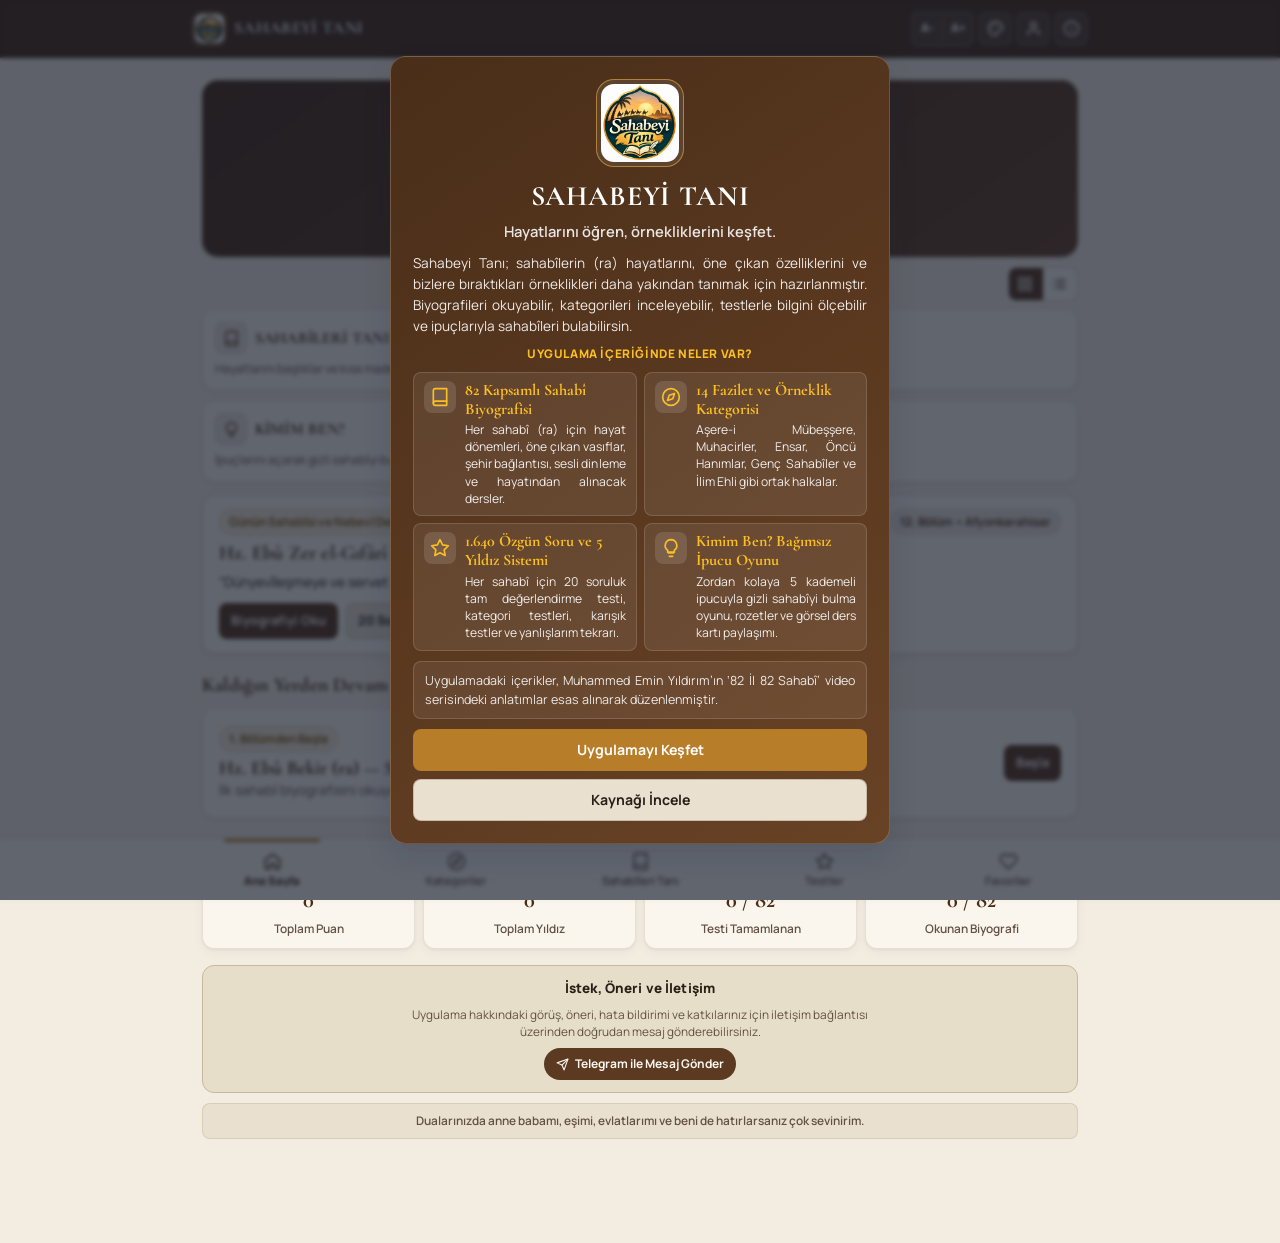
<file: index.html>
<!DOCTYPE html>
<html lang="tr" data-theme="sepia">
<head>
  <meta charset="UTF-8">
  <meta name="viewport" content="width=device-width, initial-scale=1.0, viewport-fit=cover">
  <meta name="theme-color" content="#4A2E19">
  <meta http-equiv="Cache-Control" content="no-cache, no-store, must-revalidate">
  <meta http-equiv="Pragma" content="no-cache">
  <meta http-equiv="Expires" content="0">
  <meta name="description" content="SAHABEYİ TANI — Hayatlarını öğren, örnekliklerini keşfet. 82 kutlu hayat, nice güzel örneklik.">
  <meta name="apple-mobile-web-app-capable" content="yes">
  <meta name="apple-mobile-web-app-status-bar-style" content="black-translucent">
  <meta name="apple-mobile-web-app-title" content="Sahabeyi Tanı">

  <!-- OpenGraph / Telegram & WhatsApp Link Önizleme Etiketleri -->
  <meta property="og:type" content="website">
  <meta property="og:title" content="SAHABEYİ TANI — Hayatlarını öğren, örnekliklerini keşfet">
  <meta property="og:description" content="82 kutlu hayat, nice güzel örneklik. Kapsamlı sahabî biyografileri, 14 kategori, 1.640 özgün test sorusu ve Kimim Ben ipucu oyunu.">
  <meta property="og:image" content="./assets/icons/icon-512.png?v=1.3">
  <meta name="twitter:card" content="summary_large_image">
  <meta name="twitter:title" content="SAHABEYİ TANI — 82 Kutlu Hayat">
  <meta name="twitter:description" content="Hayatlarını öğren, örnekliklerini keşfet.">
  <meta name="twitter:image" content="./assets/icons/icon-512.png?v=1.3">

  <title>SAHABEYİ TANI — Hayatlarını öğren, örnekliklerini keşfet</title>

  <!-- Google Fonts: Cormorant Garamond (Başlıklar) & Manrope (Menüler, Açıklamalar, Sorular) -->
  <link rel="preconnect" href="https://fonts.googleapis.com">
  <link rel="preconnect" href="https://fonts.gstatic.com" crossorigin>
  <link href="https://fonts.googleapis.com/css2?family=Cormorant+Garamond:ital,wght@0,600;0,700;1,600&family=Manrope:wght@400;500;600;700;800&display=swap" rel="stylesheet">

  <link rel="manifest" href="./manifest.webmanifest?v=1.3">
  <link rel="icon" type="image/png" sizes="192x192" href="./assets/icons/icon-192.png?v=1.3">
  <link rel="apple-touch-icon" sizes="192x192" href="./assets/icons/icon-192.png?v=1.3">

  <link rel="stylesheet" href="./css/variables.css?v=1.3">
  <link rel="stylesheet" href="./css/reset.css?v=1.3">
  <link rel="stylesheet" href="./css/themes.css?v=1.3">
  <link rel="stylesheet" href="./css/main.css?v=1.3">
  <link rel="stylesheet" href="./css/components.css?v=1.3">
  <link rel="stylesheet" href="./css/pages.css?v=1.3">
  <link rel="stylesheet" href="./css/responsive.css?v=1.3">
</head>
<body>
  <div id="app" class="app-shell">
    <header id="app-header" class="app-header" role="banner"></header>
    <main id="app-main" class="app-main" role="main" tabindex="-1"></main>
    <nav id="app-bottom-nav" class="bottom-nav" role="navigation" aria-label="Ana Menü"></nav>
  </div>
  <div id="modal-root" aria-live="polite"></div>
  <div id="toast-root" class="toast-container" aria-live="assertive"></div>
  <script type="module" src="./js/app.js?v=1.3"></script>
</body>
</html>
</file>
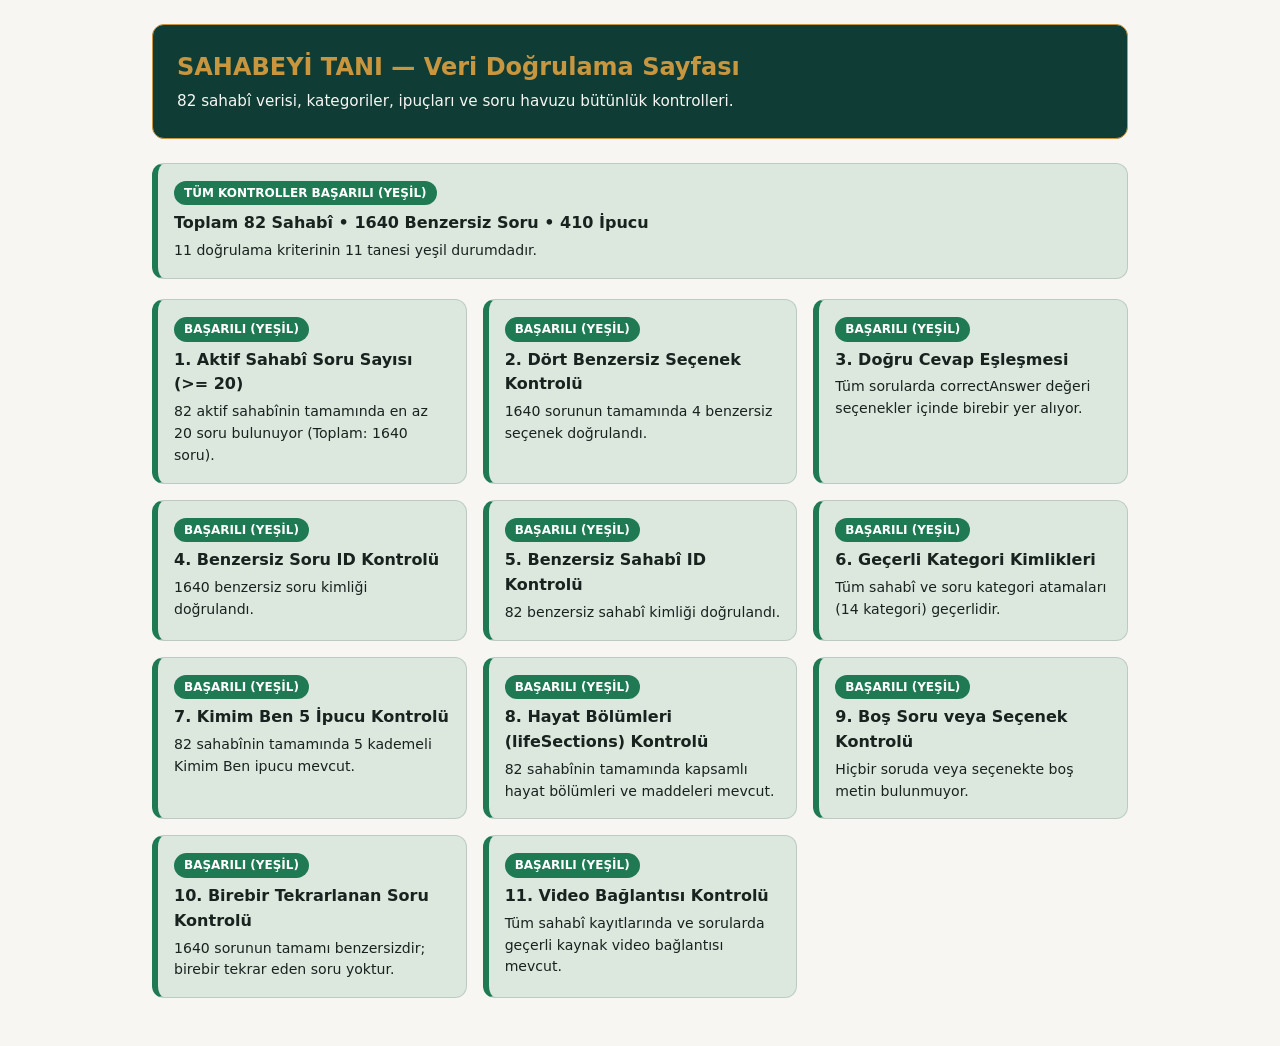
<file: scripts/validate-data.html>
<!DOCTYPE html>
<html lang="tr">
<head>
  <meta charset="UTF-8">
  <meta name="viewport" content="width=device-width, initial-scale=1.0">
  <title>Veri Doğrulama Paneli — SAHABEYİ TANI</title>
  <link rel="stylesheet" href="../css/variables.css">
  <link rel="stylesheet" href="../css/reset.css">
  <style>
    body {
      background-color: var(--color-off-white);
      color: var(--color-text-primary);
      padding: 1.5rem;
      max-width: 1024px;
      margin: 0 auto;
    }
    .val-header {
      background-color: var(--color-deep-emerald);
      color: var(--color-off-white);
      padding: 1.5rem;
      border-radius: var(--radius-md);
      margin-bottom: 1.5rem;
      border: 1px solid var(--color-gold);
    }
    .val-grid {
      display: grid;
      grid-template-columns: repeat(auto-fit, minmax(280px, 1fr));
      gap: 1rem;
      margin-bottom: 1.5rem;
    }
    .val-card {
      background: #FFFFFF;
      border: 1px solid rgba(6, 47, 42, 0.15);
      border-radius: var(--radius-md);
      padding: 1rem;
      border-left: 6px solid #ccc;
    }
    .val-card.pass {
      border-left-color: var(--color-success);
      background-color: var(--color-success-bg);
    }
    .val-card.warn {
      border-left-color: var(--color-warning);
      background-color: var(--color-warning-bg);
    }
    .val-card.fail {
      border-left-color: var(--color-error);
      background-color: var(--color-error-bg);
    }
    .status-pill {
      display: inline-block;
      padding: 3px 10px;
      border-radius: 999px;
      font-size: 0.75rem;
      font-weight: 800;
      text-transform: uppercase;
      margin-bottom: 6px;
    }
    .pass .status-pill { background: var(--color-success); color: #fff; }
    .warn .status-pill { background: var(--color-warning); color: #fff; }
    .fail .status-pill { background: var(--color-error); color: #fff; }
    .val-title { font-weight: 800; font-size: 1rem; margin-bottom: 4px; }
    .val-detail { font-size: 0.88rem; color: var(--color-text-primary); }
  </style>
</head>
<body>
  <header class="val-header">
    <h1 style="color:var(--color-gold);font-size:1.5rem;">SAHABEYİ TANI — Veri Doğrulama Sayfası</h1>
    <p style="margin-top:4px;font-size:0.95rem;">82 sahabî verisi, kategoriler, ipuçları ve soru havuzu bütünlük kontrolleri.</p>
  </header>

  <div id="summary-banner" style="margin-bottom:1.25rem;"></div>
  <div id="checks-grid" class="val-grid"></div>
  <div id="issues-log"></div>

  <script type="module">
    import CATEGORIES from "../data/categories.js";
    import SAHABIS from "../data/sahabis-index.js";

    const validCategoryIds = new Set(CATEGORIES.map(c => c.id));
    const activeSahabis = SAHABIS.filter(s => s && s.active);

    // 1. Her aktif sahabîde en az 20 soru var mı?
    const under20Sahabis = activeSahabis.filter(s => !Array.isArray(s.questions) || s.questions.length < 20);

    // 2. Her soruda dört benzersiz seçenek var mı?
    const invalidOptionCountQuestions = [];
    // 3. Doğru cevap seçenekler içinde bulunuyor mu?
    const missingCorrectOptionQuestions = [];
    // 4. Soru ID değerleri benzersiz mi?
    const questionIds = new Set();
    const duplicateQuestionIds = [];
    // 5. Sahabî ID değerleri benzersiz mi?
    const sahabiIds = new Set();
    const duplicateSahabiIds = [];
    // 6. Kategori kimlikleri geçerli mi?
    const invalidCategoryRefs = [];
    // 7. Her Kimim Ben kaydında 5 ipucu var mı?
    const invalidWhoAmISahabis = [];
    // 8. Her sahabîde en az bir hayat bölümü var mı?
    const missingLifeSectionsSahabis = [];
    // 9. Boş soru veya seçenek var mı?
    const emptyTextIssues = [];
    // 10. Birebir tekrarlanan sorular var mı?
    const questionTexts = new Set();
    const duplicateQuestionTexts = [];
    // 11. Video bağlantısı var mı?
    const missingVideoSahabis = [];

    let totalQuestionsCount = 0;

    for (const s of SAHABIS) {
      if (sahabiIds.has(s.id)) {
        duplicateSahabiIds.push(s.id);
      }
      sahabiIds.add(s.id);

      if (!Array.isArray(s.categories) || s.categories.length === 0) {
        invalidCategoryRefs.push(`${s.id}: kategori boş`);
      } else {
        for (const cid of s.categories) {
          if (!validCategoryIds.has(cid)) {
            invalidCategoryRefs.push(`${s.id}: geçersiz kategori '${cid}'`);
          }
        }
      }

      if (!s.whoAmI || !Array.isArray(s.whoAmI.hints) || s.whoAmI.hints.length < 5 || s.whoAmI.hints.some(h => !String(h || "").trim())) {
        invalidWhoAmISahabis.push(s.id);
      }

      if (!Array.isArray(s.lifeSections) || s.lifeSections.length === 0 || s.lifeSections.some(sec => !Array.isArray(sec.items) || sec.items.length === 0)) {
        missingLifeSectionsSahabis.push(s.id);
      }

      if (!s.video || !String(s.video.url || "").trim() || !String(s.video.videoId || "").trim()) {
        missingVideoSahabis.push(s.id);
      }

      for (const q of (s.questions || [])) {
        totalQuestionsCount += 1;

        if (!q.id || questionIds.has(q.id)) {
          duplicateQuestionIds.push(q.id || s.id);
        }
        questionIds.add(q.id);

        const qText = String(q.question || "").trim();
        if (!qText) {
          emptyTextIssues.push(`${q.id}: boş soru metni`);
        } else {
          if (questionTexts.has(qText)) {
            duplicateQuestionTexts.push(`${q.id}: ${qText}`);
          }
          questionTexts.add(qText);
        }

        if (!Array.isArray(q.options) || q.options.length !== 4) {
          invalidOptionCountQuestions.push(`${q.id}: seçenek sayısı ${q.options?.length}`);
        } else {
          const trimmedOpts = q.options.map(o => String(o || "").trim());
          if (trimmedOpts.some(o => !o)) {
            emptyTextIssues.push(`${q.id}: boş seçenek mevcut`);
          }
          const uniqueOpts = new Set(trimmedOpts);
          if (uniqueOpts.size !== 4) {
            invalidOptionCountQuestions.push(`${q.id}: mükerrer seçenek mevcut`);
          }
          if (!trimmedOpts.includes(String(q.correctAnswer || "").trim())) {
            missingCorrectOptionQuestions.push(`${q.id}: doğru cevap seçeneklerde yok`);
          }
        }

        if (!Array.isArray(q.categories) || q.categories.some(cid => !validCategoryIds.has(cid))) {
          invalidCategoryRefs.push(`${q.id}: geçersiz soru kategorisi`);
        }

        if (!String(q.videoUrl || "").trim()) {
          missingVideoSahabis.push(`${q.id}: soru videoUrl eksik`);
        }
      }
    }

    const checks = [
      {
        title: "1. Aktif Sahabî Soru Sayısı (>= 20)",
        status: under20Sahabis.length === 0 ? "pass" : "fail",
        detail: under20Sahabis.length === 0
          ? `${activeSahabis.length} aktif sahabînin tamamında en az 20 soru bulunuyor (Toplam: ${totalQuestionsCount} soru).`
          : `${under20Sahabis.length} sahabîde 20'den az soru var.`
      },
      {
        title: "2. Dört Benzersiz Seçenek Kontrolü",
        status: invalidOptionCountQuestions.length === 0 ? "pass" : "fail",
        detail: invalidOptionCountQuestions.length === 0
          ? `${totalQuestionsCount} sorunun tamamında 4 benzersiz seçenek doğrulandı.`
          : `${invalidOptionCountQuestions.length} soruda seçenek hatası bulundu.`
      },
      {
        title: "3. Doğru Cevap Eşleşmesi",
        status: missingCorrectOptionQuestions.length === 0 ? "pass" : "fail",
        detail: missingCorrectOptionQuestions.length === 0
          ? "Tüm sorularda correctAnswer değeri seçenekler içinde birebir yer alıyor."
          : `${missingCorrectOptionQuestions.length} soruda doğru cevap seçeneklerle eşleşmiyor.`
      },
      {
        title: "4. Benzersiz Soru ID Kontrolü",
        status: duplicateQuestionIds.length === 0 ? "pass" : "fail",
        detail: duplicateQuestionIds.length === 0
          ? `${questionIds.size} benzersiz soru kimliği doğrulandı.`
          : `${duplicateQuestionIds.length} mükerrer soru ID tespit edildi.`
      },
      {
        title: "5. Benzersiz Sahabî ID Kontrolü",
        status: duplicateSahabiIds.length === 0 ? "pass" : "fail",
        detail: duplicateSahabiIds.length === 0
          ? `${sahabiIds.size} benzersiz sahabî kimliği doğrulandı.`
          : `${duplicateSahabiIds.length} mükerrer sahabî ID tespit edildi.`
      },
      {
        title: "6. Geçerli Kategori Kimlikleri",
        status: invalidCategoryRefs.length === 0 ? "pass" : "fail",
        detail: invalidCategoryRefs.length === 0
          ? `Tüm sahabî ve soru kategori atamaları (${CATEGORIES.length} kategori) geçerlidir.`
          : `${invalidCategoryRefs.length} geçersiz kategori referansı bulundu.`
      },
      {
        title: "7. Kimim Ben 5 İpucu Kontrolü",
        status: invalidWhoAmISahabis.length === 0 ? "pass" : "fail",
        detail: invalidWhoAmISahabis.length === 0
          ? `${SAHABIS.length} sahabînin tamamında 5 kademeli Kimim Ben ipucu mevcut.`
          : `${invalidWhoAmISahabis.length} kayıtta ipucu eksik.`
      },
      {
        title: "8. Hayat Bölümleri (lifeSections) Kontrolü",
        status: missingLifeSectionsSahabis.length === 0 ? "pass" : "fail",
        detail: missingLifeSectionsSahabis.length === 0
          ? `${SAHABIS.length} sahabînin tamamında kapsamlı hayat bölümleri ve maddeleri mevcut.`
          : `${missingLifeSectionsSahabis.length} sahabîde hayat bölümü eksik.`
      },
      {
        title: "9. Boş Soru veya Seçenek Kontrolü",
        status: emptyTextIssues.length === 0 ? "pass" : "fail",
        detail: emptyTextIssues.length === 0
          ? "Hiçbir soruda veya seçenekte boş metin bulunmuyor."
          : `${emptyTextIssues.length} boş soru/seçenek tespit edildi.`
      },
      {
        title: "10. Birebir Tekrarlanan Soru Kontrolü",
        status: duplicateQuestionTexts.length === 0 ? "pass" : "warn",
        detail: duplicateQuestionTexts.length === 0
          ? `${questionTexts.size} sorunun tamamı benzersizdir; birebir tekrar eden soru yoktur.`
          : `${duplicateQuestionTexts.length} tekrar eden soru metni bulundu.`
      },
      {
        title: "11. Video Bağlantısı Kontrolü",
        status: missingVideoSahabis.length === 0 ? "pass" : "fail",
        detail: missingVideoSahabis.length === 0
          ? "Tüm sahabî kayıtlarında ve sorularda geçerli kaynak video bağlantısı mevcut."
          : `${missingVideoSahabis.length} kayıtta video bağlantısı eksik.`
      }
    ];

    const allPassed = checks.every(c => c.status === "pass");
    const bannerEl = document.getElementById("summary-banner");
    bannerEl.innerHTML = `
      <div class="val-card ${allPassed ? "pass" : "fail"}">
        <span class="status-pill">${allPassed ? "TÜM KONTROLLER BAŞARILI (YEŞİL)" : "KONTROL UYARISI MEVCUT"}</span>
        <div class="val-title">Toplam ${SAHABIS.length} Sahabî • ${totalQuestionsCount} Benzersiz Soru • ${SAHABIS.length * 5} İpucu</div>
        <div class="val-detail">11 doğrulama kriterinin ${checks.filter(c => c.status === "pass").length} tanesi yeşil durumdadır.</div>
      </div>
    `;

    const gridEl = document.getElementById("checks-grid");
    gridEl.innerHTML = checks.map(c => `
      <div class="val-card ${c.status}">
        <span class="status-pill">${c.status === "pass" ? "BAŞARILI (YEŞİL)" : c.status === "warn" ? "UYARI (SARI)" : "HATA (KIRMIZI)"}</span>
        <div class="val-title">${c.title}</div>
        <div class="val-detail">${c.detail}</div>
      </div>
    `).join("");
  </script>
</body>
</html>
</file>
<file: css/variables.css>
:root {
  /* Profesyonel Renk Sistemi */
  --color-deep-emerald: #0F3D35;
  --color-dark-emerald: #165247;
  --color-gold: #C8963E;
  --color-dark-gold: #9A6D1F;
  --color-off-white: #F7F6F2;
  --color-parchment: #EFECE6;
  --color-text-primary: #18221F;
  --color-text-secondary: #5A6561;
  --color-success: #1F7A54;
  --color-error: #B9382C;
  --color-warning: #B86B19;

  --color-success-bg: rgba(31, 122, 84, 0.12);
  --color-error-bg: rgba(185, 56, 44, 0.12);
  --color-warning-bg: rgba(184, 107, 25, 0.14);
  --color-gold-soft: rgba(200, 150, 62, 0.14);

  /* Tipografi */
  --font-heading: "Cormorant Garamond", Georgia, "Times New Roman", serif;
  --font-sans: "Manrope", system-ui, -apple-system, BlinkMacSystemFont, "Segoe UI", Roboto, sans-serif;
  --font-arabic: "Traditional Arabic", "Amiri", "Scheherazade New", Georgia, serif;
  --bio-font-scale: 1;

  /* Boşluk Ölçeği */
  --space-xs: 0.375rem;
  --space-sm: 0.625rem;
  --space-md: 1rem;
  --space-lg: 1.375rem;
  --space-xl: 1.875rem;
  --space-2xl: 2.5rem;

  /* Köşe Yuvarlaklığı */
  --radius-sm: 8px;
  --radius-md: 12px;
  --radius-lg: 16px;
  --radius-pill: 999px;

  /* Profesyonel Yumuşak Gölgeler */
  --shadow-sm: 0 1px 2px rgba(15, 23, 42, 0.04), 0 2px 6px rgba(15, 23, 42, 0.03);
  --shadow-md: 0 4px 12px rgba(15, 23, 42, 0.06), 0 1px 3px rgba(15, 23, 42, 0.04);
  --shadow-lg: 0 12px 28px rgba(15, 23, 42, 0.12);

  /* Boyutlar ve Safe Area */
  --header-height: 58px;
  --bottom-nav-height: 62px;
  --safe-area-top: env(safe-area-inset-top, 0px);
  --safe-area-bottom: env(safe-area-inset-bottom, 0px);
  --container-max: 920px;
  --touch-target: 42px;
}
</file>
<file: css/themes.css>
/* 1. Kitap Kağıdı / Sepya (Varsayılan Sıcak Okuma Modu) */
:root,
[data-theme="sepia"] {
  --color-deep-emerald: #5C3A21;
  --color-dark-emerald: #754B2B;
  --color-gold: #B87D28;
  --color-dark-gold: #8A5A14;
  --color-off-white: #FAF6EE;
  --color-parchment: #EAE0CF;
  --color-text-primary: #2A1F17;
  --color-text-secondary: #635143;
  --bg-body: #F3ECE0;
  --bg-surface: #FAF6EE;
  --bg-surface-alt: #EAE0CF;
  --bg-header: #4A2E19;
  --bg-hero: linear-gradient(145deg, #4A2E19 0%, #684225 100%);
  --bg-bottom-nav: #FAF6EE;
  --text-main: #2A1F17;
  --text-muted: #635143;
  --text-on-emerald: #FAF6EE;
  --heading-color: #4A2E19;
  --border-color: rgba(92, 58, 33, 0.12);
  --border-strong: rgba(92, 58, 33, 0.22);
  --icon-box-bg: rgba(92, 58, 33, 0.09);
  --icon-box-color: #5C3A21;
  --accent-gold: #8A5A14;
  --accent-gold-bright: #D49B42;
  --btn-primary-bg: #5C3A21;
  --btn-primary-hover: #754B2B;
  --btn-primary-text: #FAF6EE;
  --btn-secondary-bg: #EAE0CF;
  --btn-secondary-text: #2A1F17;
  --chip-bg: #EAE0CF;
  --chip-text: #4A2E19;
  --contact-bg: #E6DEC8;
  --contact-border: #C8B99E;
  --contact-text: #2A1F17;
  --card-shadow: 0 1px 3px rgba(42, 31, 23, 0.05), 0 4px 12px rgba(42, 31, 23, 0.04);
}

/* 2. Fildişi & Zümrüt (Ferah Klasik Görünüm) */
[data-theme="light"] {
  --color-deep-emerald: #0F3D35;
  --color-dark-emerald: #165247;
  --color-gold: #C8963E;
  --color-dark-gold: #9A6D1F;
  --color-off-white: #F7F6F2;
  --color-parchment: #EFECE6;
  --color-text-primary: #18221F;
  --color-text-secondary: #5A6561;
  --bg-body: #F6F5F0;
  --bg-surface: #FFFFFF;
  --bg-surface-alt: #EFECE4;
  --bg-header: #0F3D35;
  --bg-hero: linear-gradient(145deg, #0F3D35 0%, #175449 100%);
  --bg-bottom-nav: #FFFFFF;
  --text-main: #18221F;
  --text-muted: #56635E;
  --text-on-emerald: #F8FAFC;
  --heading-color: #0F3D35;
  --border-color: rgba(15, 61, 53, 0.10);
  --border-strong: rgba(15, 61, 53, 0.18);
  --icon-box-bg: rgba(15, 61, 53, 0.08);
  --icon-box-color: #0F3D35;
  --accent-gold: #9A6D1F;
  --accent-gold-bright: #D9A74A;
  --btn-primary-bg: #0F3D35;
  --btn-primary-hover: #175449;
  --btn-primary-text: #FFFFFF;
  --btn-secondary-bg: #F1EFE9;
  --btn-secondary-text: #18221F;
  --chip-bg: #EFECE4;
  --chip-text: #0F3D35;
  --contact-bg: #E6F0EE;
  --contact-border: #B8D4CE;
  --contact-text: #0F3D35;
  --card-shadow: 0 1px 3px rgba(15, 23, 42, 0.04), 0 4px 12px rgba(15, 23, 42, 0.03);
}

/* 3. Modern Lacivert / Arduvaz (Kurumsal Mavi) */
[data-theme="slate"] {
  --color-deep-emerald: #16324F;
  --color-dark-emerald: #1E4369;
  --color-gold: #C88A2E;
  --color-dark-gold: #9A6619;
  --color-off-white: #F8FAFC;
  --color-parchment: #E2E8F0;
  --color-text-primary: #0F172A;
  --color-text-secondary: #475569;
  --bg-body: #F1F5F9;
  --bg-surface: #FFFFFF;
  --bg-surface-alt: #E2E8F0;
  --bg-header: #0F253A;
  --bg-hero: linear-gradient(145deg, #0F253A 0%, #1B3D5E 100%);
  --bg-bottom-nav: #FFFFFF;
  --text-main: #0F172A;
  --text-muted: #475569;
  --text-on-emerald: #F8FAFC;
  --heading-color: #0F253A;
  --border-color: rgba(15, 23, 42, 0.09);
  --border-strong: rgba(15, 23, 42, 0.16);
  --icon-box-bg: rgba(22, 50, 79, 0.08);
  --icon-box-color: #16324F;
  --accent-gold: #0284C7;
  --accent-gold-bright: #38BDF8;
  --btn-primary-bg: #16324F;
  --btn-primary-hover: #1E4369;
  --btn-primary-text: #FFFFFF;
  --btn-secondary-bg: #E2E8F0;
  --btn-secondary-text: #0F172A;
  --chip-bg: #E2E8F0;
  --chip-text: #16324F;
  --contact-bg: #E0F2FE;
  --contact-border: #BAE6FD;
  --contact-text: #0C4A6E;
  --card-shadow: 0 1px 3px rgba(15, 23, 42, 0.05), 0 4px 12px rgba(15, 23, 42, 0.03);
}

/* 4. Gece Modu (Gerçek Koyu Antrasit - Göz Yormayan Koyu Kartlar) */
[data-theme="dark"] {
  --color-deep-emerald: #34D399;
  --color-dark-emerald: #059669;
  --color-gold: #E5A93C;
  --color-dark-gold: #FBBF24;
  --color-off-white: #F1F5F9;
  --color-parchment: #1E293B;
  --color-text-primary: #E2E8F0;
  --color-text-secondary: #94A3B8;
  --bg-body: #0B1117;
  --bg-surface: #131D26;
  --bg-surface-alt: #1A2632;
  --bg-header: #080D12;
  --bg-hero: linear-gradient(145deg, #102624 0%, #163632 100%);
  --bg-bottom-nav: #0D151C;
  --text-main: #E2E8F0;
  --text-muted: #94A3B8;
  --text-on-emerald: #F8FAFC;
  --heading-color: #F1F5F9;
  --border-color: rgba(255, 255, 255, 0.08);
  --border-strong: rgba(255, 255, 255, 0.16);
  --icon-box-bg: rgba(52, 211, 153, 0.12);
  --icon-box-color: #34D399;
  --accent-gold: #FBBF24;
  --accent-gold-bright: #FCD34D;
  --btn-primary-bg: #10B981;
  --btn-primary-hover: #059669;
  --btn-primary-text: #06281E;
  --btn-secondary-bg: #1E293B;
  --btn-secondary-text: #E2E8F0;
  --chip-bg: #1E293B;
  --chip-text: #E2E8F0;
  --contact-bg: #162230;
  --contact-border: rgba(148, 163, 184, 0.2);
  --contact-text: #E2E8F0;
  --card-shadow: 0 4px 16px rgba(0, 0, 0, 0.35);
}

body {
  background-color: var(--bg-body);
  color: var(--text-main);
  transition: background-color 0.18s ease, color 0.18s ease;
}
</file>
<file: css/main.css>
/* Ana Uygulama İskeleti */
.app-shell {
  display: flex;
  flex-direction: column;
  min-height: 100vh;
  min-height: 100dvh;
  padding-top: calc(var(--header-height) + var(--safe-area-top));
  padding-bottom: calc(var(--bottom-nav-height) + var(--safe-area-bottom) + 20px);
}

h1, h2, h3,
.page-title,
.card-title,
.bio-name,
.onboarding-title,
.home-hero-title,
.home-action-title,
.section-heading {
  font-family: var(--font-heading);
  font-weight: 700;
  letter-spacing: 0.01em;
}

/* Üst Başlık Çubuğu */
.app-header {
  position: fixed;
  top: 0;
  left: 0;
  right: 0;
  z-index: 100;
  height: calc(var(--header-height) + var(--safe-area-top));
  padding-top: var(--safe-area-top);
  background-color: var(--bg-header);
  color: var(--text-on-emerald);
  border-bottom: 1px solid rgba(255, 255, 255, 0.1);
  box-shadow: 0 1px 4px rgba(0, 0, 0, 0.12);
}

.header-inner {
  max-width: var(--container-max);
  height: 100%;
  margin: 0 auto;
  padding: 0 12px;
  display: flex;
  align-items: center;
  justify-content: space-between;
  gap: 6px;
}

.header-left {
  display: flex;
  align-items: center;
  gap: 6px;
  min-width: 0;
  flex: 1;
}

.header-back-btn {
  width: 34px;
  height: 34px;
  display: inline-flex;
  align-items: center;
  justify-content: center;
  border-radius: var(--radius-sm);
  color: var(--text-on-emerald);
  background: rgba(255, 255, 255, 0.1);
  flex-shrink: 0;
}

.header-back-btn:hover {
  background: rgba(255, 255, 255, 0.18);
}

.brand-link {
  display: inline-flex;
  align-items: center;
  gap: 8px;
  font-family: var(--font-heading);
  font-weight: 700;
  font-size: 1.05rem;
  letter-spacing: 0.02em;
  color: #FFFFFF;
  white-space: nowrap;
  overflow: hidden;
  text-overflow: ellipsis;
  min-width: 0;
}

.brand-mark {
  width: 34px;
  height: 34px;
  border-radius: 9px;
  background: rgba(255, 255, 255, 0.08);
  border: 1px solid rgba(217, 167, 74, 0.65);
  padding: 1.5px;
  display: inline-flex;
  align-items: center;
  justify-content: center;
  flex-shrink: 0;
  overflow: hidden;
}

.brand-mark img,
.brand-logo-img {
  width: 100%;
  height: 100%;
  max-width: 31px;
  max-height: 31px;
  border-radius: 7px;
  object-fit: contain;
  display: block;
}

.header-actions {
  display: flex;
  align-items: center;
  gap: 4px;
  flex-shrink: 0;
}

/* Üst Barda Tüm Sayfayı Büyütüp Küçülten A- / A+ Kontrolü */
.header-zoom-group {
  display: inline-flex;
  align-items: center;
  background: rgba(255, 255, 255, 0.09);
  border: 1px solid rgba(255, 255, 255, 0.16);
  border-radius: var(--radius-sm);
  overflow: hidden;
}

.header-zoom-btn {
  height: 34px;
  min-width: 30px;
  padding: 0 6px;
  color: #FFFFFF;
  font-family: var(--font-sans);
  font-size: 0.74rem;
  font-weight: 800;
  display: inline-flex;
  align-items: center;
  justify-content: center;
}

.header-zoom-btn:hover {
  background: rgba(255, 255, 255, 0.16);
}

.header-zoom-divider {
  width: 1px;
  height: 18px;
  background: rgba(255, 255, 255, 0.18);
}

.icon-btn {
  width: 34px;
  height: 34px;
  padding: 6px;
  border-radius: var(--radius-sm);
  display: inline-flex;
  align-items: center;
  justify-content: center;
  color: #FFFFFF;
  background: rgba(255, 255, 255, 0.09);
  border: 1px solid rgba(255, 255, 255, 0.16);
}

.icon-btn:hover {
  background: rgba(255, 255, 255, 0.18);
}

/* Ana İçerik Alanı */
.app-main {
  flex: 1;
  width: 100%;
  max-width: var(--container-max);
  margin: 0 auto;
  padding: var(--space-md);
}

/* Alt Mobil Menü (Ana Sayfa, Kategoriler, Sahabîleri Tanı, Testler, Favoriler) */
.bottom-nav {
  position: fixed;
  bottom: 0;
  left: 0;
  right: 0;
  z-index: 100;
  height: calc(var(--bottom-nav-height) + var(--safe-area-bottom));
  padding-bottom: var(--safe-area-bottom);
  background-color: var(--bg-bottom-nav);
  border-top: 1px solid var(--border-color);
  box-shadow: 0 -1px 8px rgba(15, 23, 42, 0.05);
}

.bottom-nav-inner {
  max-width: var(--container-max);
  height: 100%;
  margin: 0 auto;
  display: grid;
  grid-template-columns: repeat(5, minmax(0, 1fr));
  align-items: center;
}

.bottom-nav-item {
  height: 100%;
  min-height: var(--touch-target);
  display: flex;
  flex-direction: column;
  align-items: center;
  justify-content: center;
  gap: 3px;
  padding: 4px 2px;
  color: var(--text-muted);
  font-family: var(--font-sans);
  font-size: 0.71rem;
  font-weight: 600;
  text-align: center;
  position: relative;
  min-width: 0;
}

.bottom-nav-item svg {
  width: 19px;
  height: 19px;
  flex-shrink: 0;
}

.bottom-nav-label {
  display: block;
  width: 100%;
  white-space: nowrap;
  overflow: hidden;
  text-overflow: ellipsis;
  line-height: 1.15;
}

.bottom-nav-item.active {
  color: var(--heading-color);
  font-weight: 800;
}

.bottom-nav-item.active::before {
  content: "";
  position: absolute;
  top: 0;
  left: 24%;
  right: 24%;
  height: 2.5px;
  background-color: var(--color-gold);
  border-radius: 0 0 3px 3px;
}

/* Sayfa Başlık Bölümü */
.page-header {
  margin-bottom: var(--space-md);
}

.page-title {
  font-family: var(--font-heading);
  font-size: 1.65rem;
  font-weight: 700;
  color: var(--heading-color);
  line-height: 1.2;
}

.page-subtitle {
  margin-top: 4px;
  font-family: var(--font-sans);
  font-size: 0.9rem;
  color: var(--text-muted);
  text-align: justify;
}

.about-prose {
  font-size: 0.93rem;
  line-height: 1.65;
  color: var(--text-main);
  text-align: justify;
  hyphens: auto;
}
</file>
<file: css/components.css>
/* Profesyonel Kart Bileşenleri (Yapay Zeka Şablon İzi Olmayan Temiz Yüzeyler) */
.card {
  background-color: var(--bg-surface);
  color: var(--text-main);
  border: 1px solid var(--border-color);
  border-radius: var(--radius-md);
  padding: var(--space-md);
  box-shadow: var(--card-shadow);
}

.card-interactive {
  transition: transform 0.15s ease, box-shadow 0.15s ease, border-color 0.15s ease;
}

.card-interactive:hover {
  border-color: var(--border-strong);
  box-shadow: var(--shadow-md);
}

/* Düğmeler */
.btn {
  min-height: var(--touch-target);
  padding: 9px 15px;
  border-radius: var(--radius-sm);
  font-family: var(--font-sans);
  font-weight: 700;
  font-size: 0.88rem;
  display: inline-flex;
  align-items: center;
  justify-content: center;
  gap: 7px;
  text-align: center;
  transition: background-color 0.15s ease, border-color 0.15s ease, opacity 0.15s ease;
}

.btn-primary {
  background-color: var(--btn-primary-bg);
  color: var(--btn-primary-text);
  border: 1px solid transparent;
}

.btn-primary:hover {
  background-color: var(--btn-primary-hover);
}

.btn-gold {
  background-color: var(--color-gold);
  color: #FFFFFF;
  border: 1px solid transparent;
}

.btn-gold:hover {
  opacity: 0.92;
}

.btn-secondary {
  background-color: var(--btn-secondary-bg);
  color: var(--btn-secondary-text);
  border: 1px solid var(--border-strong);
}

.btn-secondary:hover {
  border-color: var(--color-deep-emerald);
}

.btn-danger {
  background-color: var(--color-error);
  color: #FFFFFF;
}

.btn-block {
  width: 100%;
}

.btn-sm {
  min-height: 36px;
  padding: 6px 11px;
  font-size: 0.8rem;
}

/* İkon Kutusu (Yumuşak Kurumsal Ton) */
.symbol-badge {
  width: 40px;
  height: 40px;
  border-radius: 10px;
  background-color: var(--icon-box-bg);
  color: var(--icon-box-color);
  border: 1px solid var(--border-color);
  display: inline-flex;
  align-items: center;
  justify-content: center;
  flex-shrink: 0;
}

.symbol-badge svg {
  width: 20px;
  height: 20px;
}

/* Etiketler ve Rozetler */
.badge {
  display: inline-flex;
  align-items: center;
  gap: 4px;
  padding: 3px 9px;
  border-radius: var(--radius-pill);
  font-family: var(--font-sans);
  font-size: 0.74rem;
  font-weight: 700;
  background-color: var(--chip-bg);
  color: var(--chip-text);
  border: 1px solid var(--border-color);
}

.badge-city {
  background-color: var(--icon-box-bg);
  color: var(--icon-box-color);
  border-color: var(--border-color);
}

.badge-gold {
  background-color: var(--color-gold-soft);
  color: var(--accent-gold);
  border-color: rgba(200, 150, 62, 0.28);
}

/* Koyu Zeminli Hero Kartların İçindeki Etiketler İçin Yüksek Kontrast */
.bio-hero-card .badge,
.bio-hero-card .badge-gold,
.home-hero .badge,
.onboarding-card .badge {
  background-color: rgba(255, 255, 255, 0.14);
  color: #FFFFFF;
  border: 1px solid rgba(255, 255, 255, 0.35);
  font-weight: 600;
}

.bio-hero-card a.badge:hover,
.bio-hero-card a.badge-gold:hover {
  background-color: #FFFFFF;
  color: #0F3D35;
}

/* İlerleme Çubuğu */
.progress-track {
  width: 100%;
  height: 7px;
  background-color: var(--bg-surface-alt);
  border-radius: var(--radius-pill);
  overflow: hidden;
}

.progress-fill {
  height: 100%;
  background-color: var(--color-deep-emerald);
  border-radius: var(--radius-pill);
  transition: width 0.25s ease;
}

/* Yıldız Gösterimi (5 Yıldız) */
.stars-row {
  display: inline-flex;
  align-items: center;
  gap: 2px;
}

.star-icon {
  width: 15px;
  height: 15px;
  color: rgba(148, 163, 184, 0.45);
}

.star-icon.filled {
  color: var(--color-gold);
}

.bio-hero-card .star-icon.filled {
  color: #FBBF24;
}

/* Görünüm Seçici */
.view-toggle {
  display: inline-flex;
  background-color: var(--bg-surface);
  border: 1px solid var(--border-strong);
  border-radius: var(--radius-sm);
  overflow: hidden;
}

.view-toggle-btn {
  min-height: 36px;
  min-width: 36px;
  padding: 5px 10px;
  display: inline-flex;
  align-items: center;
  gap: 5px;
  font-family: var(--font-sans);
  font-size: 0.78rem;
  font-weight: 700;
  color: var(--text-muted);
}

.view-toggle-btn.active {
  background-color: var(--btn-primary-bg);
  color: var(--btn-primary-text);
}

.view-toggle-compact .view-toggle-btn {
  min-height: 32px;
  min-width: 34px;
  padding: 4px 8px;
}

/* Liste Görünümü Satırı */
.list-stack {
  display: flex;
  flex-direction: column;
  gap: 8px;
}

.list-row {
  background-color: var(--bg-surface);
  color: var(--text-main);
  border: 1px solid var(--border-color);
  border-radius: var(--radius-md);
  padding: 11px var(--space-md);
  display: flex;
  align-items: center;
  justify-content: space-between;
  gap: var(--space-sm);
  box-shadow: var(--card-shadow);
}

.list-row-main {
  display: flex;
  align-items: center;
  gap: var(--space-sm);
  min-width: 0;
  flex: 1;
}

.list-row-text {
  min-width: 0;
  flex: 1;
}

.list-row-title {
  font-family: var(--font-heading);
  font-weight: 700;
  font-size: 1.12rem;
  color: var(--heading-color);
  line-height: 1.25;
}

.list-row-sub {
  font-family: var(--font-sans);
  font-size: 0.8rem;
  color: var(--text-muted);
  margin-top: 2px;
}

.list-row-right {
  display: flex;
  align-items: center;
  gap: var(--space-sm);
  flex-shrink: 0;
}

/* Favori Kalp Düğmesi */
.fav-btn {
  min-width: 38px;
  min-height: 38px;
  border-radius: var(--radius-sm);
  display: inline-flex;
  align-items: center;
  justify-content: center;
  color: var(--text-muted);
  background-color: var(--bg-surface);
  border: 1px solid var(--border-strong);
}

.fav-btn.active {
  color: var(--color-error);
  background-color: var(--color-error-bg);
  border-color: rgba(185, 56, 44, 0.35);
}

/* Arama ve Filtre Çubuğu */
.filter-bar {
  background-color: var(--bg-surface);
  border: 1px solid var(--border-color);
  border-radius: var(--radius-md);
  padding: 12px;
  margin-bottom: var(--space-md);
  display: flex;
  flex-direction: column;
  gap: 8px;
  box-shadow: var(--card-shadow);
}

.search-input-wrap {
  position: relative;
  display: flex;
  align-items: center;
}

.search-input-wrap svg {
  position: absolute;
  left: 12px;
  width: 17px;
  height: 17px;
  color: var(--text-muted);
  pointer-events: none;
}

.search-input {
  width: 100%;
  min-height: 40px;
  padding: 8px 36px 8px 36px;
  background-color: var(--bg-body);
  color: var(--text-main);
  border: 1px solid var(--border-strong);
  border-radius: var(--radius-sm);
  font-size: 0.9rem;
}

.search-clear-btn {
  position: absolute;
  right: 4px;
  min-width: 34px;
  min-height: 34px;
  display: inline-flex;
  align-items: center;
  justify-content: center;
  color: var(--text-muted);
}

.filter-controls-row {
  display: flex;
  flex-wrap: wrap;
  gap: 6px;
  align-items: center;
}

.select-control {
  min-height: 38px;
  padding: 6px 10px;
  background-color: var(--bg-body);
  color: var(--text-main);
  border: 1px solid var(--border-strong);
  border-radius: var(--radius-sm);
  font-size: 0.84rem;
  font-weight: 600;
  flex: 1 1 135px;
}

.chip-btn {
  min-height: 34px;
  padding: 5px 11px;
  border-radius: var(--radius-pill);
  font-size: 0.78rem;
  font-weight: 700;
  background-color: var(--chip-bg);
  color: var(--chip-text);
  border: 1px solid var(--border-color);
  display: inline-flex;
  align-items: center;
  gap: 5px;
}

.chip-btn.active {
  background-color: var(--btn-primary-bg);
  color: var(--btn-primary-text);
  border-color: transparent;
}

/* Açılır-Kapanır Akordiyon (Biyografi Bölümleri) */
.accordion-item {
  background-color: var(--bg-surface);
  border: 1px solid var(--border-color);
  border-radius: var(--radius-md);
  overflow: hidden;
  margin-bottom: 8px;
  box-shadow: var(--card-shadow);
}

.accordion-header {
  width: 100%;
  min-height: 48px;
  padding: 11px var(--space-md);
  display: flex;
  align-items: center;
  justify-content: space-between;
  gap: var(--space-sm);
  text-align: left;
  font-family: var(--font-heading);
  font-weight: 700;
  font-size: 1.12rem;
  color: var(--heading-color);
  background-color: var(--bg-surface);
}

.accordion-chevron {
  width: 18px;
  height: 18px;
  color: var(--text-muted);
  transition: transform 0.2s ease;
  flex-shrink: 0;
}

.accordion-item.open .accordion-chevron {
  transform: rotate(180deg);
}

.accordion-body {
  display: none;
  padding: 0 var(--space-md) var(--space-md);
  border-top: 1px solid var(--border-color);
}

.accordion-item.open .accordion-body {
  display: block;
}

/* Dua Kartı (Sadece Ana Sayfa En Altta, Küçük Puntolu ve Sade) */
.dua-banner-card {
  background-color: var(--bg-surface-alt);
  color: var(--text-muted);
  border: 1px solid var(--border-color);
  border-radius: var(--radius-sm);
  padding: 8px 12px;
  text-align: center;
  margin-top: 10px;
}

.dua-text-small {
  font-family: var(--font-sans);
  font-size: 0.74rem;
  font-weight: 600;
  color: var(--text-muted);
  line-height: 1.45;
  margin: 0;
}

/* Önceki / Sonraki Sahabî Geçiş Çubuğu */
.bio-prev-next-grid {
  display: grid;
  grid-template-columns: repeat(2, minmax(0, 1fr));
  gap: 8px;
  margin-top: var(--space-md);
}

.bio-nav-link {
  background-color: var(--bg-surface);
  border: 1px solid var(--border-strong);
  border-radius: var(--radius-md);
  padding: 10px 12px;
  display: flex;
  flex-direction: column;
  gap: 2px;
  transition: border-color 0.15s ease;
}

.bio-nav-link:hover {
  border-color: var(--color-deep-emerald);
}

.bio-nav-dir {
  font-size: 0.7rem;
  font-weight: 800;
  color: var(--text-muted);
  text-transform: uppercase;
}

.bio-nav-name {
  font-family: var(--font-heading);
  font-size: 0.98rem;
  font-weight: 700;
  color: var(--heading-color);
  white-space: nowrap;
  overflow: hidden;
  text-overflow: ellipsis;
}

/* Kişisel Tefekkür Notu Alanı */
.note-textarea {
  width: 100%;
  min-height: 78px;
  padding: 10px 12px;
  border-radius: var(--radius-sm);
  border: 1px solid var(--border-strong);
  background-color: var(--bg-body);
  color: var(--text-main);
  font-family: var(--font-sans);
  font-size: 0.86rem;
  line-height: 1.5;
  resize: vertical;
}

/* Test İçi Eğitim Jokerleri */
.quiz-lifelines-bar {
  display: flex;
  gap: 8px;
  margin-bottom: 10px;
  flex-wrap: wrap;
}

.lifeline-btn {
  flex: 1 1 135px;
  min-height: 36px;
  padding: 6px 10px;
  border-radius: var(--radius-sm);
  background-color: var(--bg-surface);
  border: 1px solid var(--border-strong);
  color: var(--heading-color);
  font-size: 0.78rem;
  font-weight: 700;
  display: inline-flex;
  align-items: center;
  justify-content: center;
  gap: 6px;
}

.lifeline-btn:disabled {
  opacity: 0.45;
  cursor: not-allowed;
}

/* İstek, Öneri ve İletişim Kartı (Küçük Punto, Ortalanmış Metin, Farklı Renk) */
.contact-card {
  background-color: var(--contact-bg);
  color: var(--contact-text);
  border: 1px solid var(--contact-border);
  border-radius: var(--radius-md);
  padding: 12px 14px;
  display: flex;
  flex-direction: column;
  align-items: center;
  justify-content: center;
  text-align: center;
  gap: 8px;
  margin-top: var(--space-sm);
}

.contact-card-title {
  font-family: var(--font-sans);
  font-size: 0.84rem;
  font-weight: 800;
  color: var(--contact-text);
  letter-spacing: 0.01em;
  margin: 0;
}

.contact-card-desc {
  font-size: 0.74rem;
  color: var(--text-muted);
  line-height: 1.42;
  max-width: 460px;
  margin: 0 auto;
  text-align: center;
}

.contact-card-btn {
  min-height: 32px;
  padding: 5px 12px;
  font-size: 0.75rem;
  font-weight: 700;
  border-radius: var(--radius-pill);
  background-color: var(--btn-primary-bg);
  color: var(--btn-primary-text);
  display: inline-flex;
  align-items: center;
  justify-content: center;
  gap: 6px;
}

/* Tema Seçici Kartları */
.theme-grid {
  display: grid;
  grid-template-columns: repeat(2, minmax(0, 1fr));
  gap: 8px;
}

.theme-option-btn {
  padding: 10px;
  border-radius: var(--radius-sm);
  border: 1.5px solid var(--border-color);
  background: var(--bg-surface);
  color: var(--text-main);
  display: flex;
  align-items: center;
  gap: 8px;
  text-align: left;
}

.theme-option-btn.active {
  border-color: var(--color-deep-emerald);
  background: var(--icon-box-bg);
}

.theme-swatch {
  width: 22px;
  height: 22px;
  border-radius: 50%;
  flex-shrink: 0;
  border: 1px solid rgba(0, 0, 0, 0.15);
}

/* Modal & Toast */
.modal-backdrop {
  position: fixed;
  inset: 0;
  z-index: 250;
  background-color: rgba(15, 23, 42, 0.65);
  backdrop-filter: blur(2px);
  display: flex;
  align-items: center;
  justify-content: center;
  padding: var(--space-md);
  overflow-y: auto;
}

.modal-card {
  width: 100%;
  max-width: 500px;
  max-height: 90vh;
  overflow-y: auto;
  background-color: var(--bg-surface);
  color: var(--text-main);
  border: 1px solid var(--border-strong);
  border-radius: var(--radius-lg);
  padding: var(--space-lg);
  box-shadow: var(--shadow-lg);
}

.toast-container {
  position: fixed;
  bottom: calc(var(--bottom-nav-height) + var(--safe-area-bottom) + 14px);
  left: 50%;
  transform: translateX(-50%);
  z-index: 300;
  display: flex;
  flex-direction: column;
  gap: 6px;
  width: calc(100% - 32px);
  max-width: 360px;
  pointer-events: none;
}

.toast {
  background-color: var(--bg-header);
  color: #FFFFFF;
  border: 1px solid rgba(255, 255, 255, 0.15);
  border-radius: var(--radius-sm);
  padding: 10px 14px;
  font-size: 0.84rem;
  font-weight: 600;
  box-shadow: var(--shadow-md);
  text-align: center;
}
</file>
<file: css/pages.css>
/* 1. İlk Açılış Tanıtım Ekranı */
.onboarding-card {
  text-align: center;
  background: var(--bg-hero);
  color: #FFFFFF;
  border: 1px solid rgba(255, 255, 255, 0.18);
}

.onboarding-logo-img {
  width: 88px;
  height: 88px;
  margin: 0 auto 8px;
  object-fit: contain;
  border-radius: 18px;
  background: rgba(255, 255, 255, 0.08);
  border: 1px solid rgba(217, 167, 74, 0.65);
  padding: 4px;
  display: block;
}

.onboarding-title {
  font-family: var(--font-heading);
  font-size: 1.75rem;
  font-weight: 700;
  letter-spacing: 0.03em;
  color: #FFFFFF;
}

.onboarding-subtitle {
  font-size: 0.92rem;
  font-weight: 600;
  color: rgba(255, 255, 255, 0.88);
  margin-top: 2px;
}

.onboarding-purpose {
  margin-top: 10px;
  font-size: 0.85rem;
  line-height: 1.55;
  color: rgba(255, 255, 255, 0.9);
  text-align: justify;
  hyphens: auto;
}

.onboarding-features-grid {
  display: grid;
  grid-template-columns: 1fr;
  gap: 7px;
  margin-top: 8px;
  text-align: left;
}

.onboarding-feature-item {
  display: flex;
  align-items: flex-start;
  gap: 9px;
  padding: 8px 10px;
  border-radius: var(--radius-sm);
  background: rgba(255, 255, 255, 0.08);
  border: 1px solid rgba(255, 255, 255, 0.14);
}

.onboarding-feature-item .symbol-badge {
  width: 32px;
  height: 32px;
  border-radius: 8px;
  background: rgba(255, 255, 255, 0.12);
  color: #FBBF24;
  border-color: transparent;
}

.onboarding-feature-text {
  display: flex;
  flex-direction: column;
  gap: 2px;
  min-width: 0;
  flex: 1;
}

.onboarding-feature-text strong {
  font-family: var(--font-heading);
  font-size: 1rem;
  font-weight: 700;
  color: #FBBF24;
  line-height: 1.2;
}

.onboarding-feature-text span {
  font-size: 0.76rem;
  color: rgba(255, 255, 255, 0.9);
  line-height: 1.42;
  text-align: justify;
  hyphens: auto;
}

.onboarding-source-box {
  margin: 10px 0;
  padding: 9px 11px;
  background: rgba(255, 255, 255, 0.07);
  border: 1px solid rgba(255, 255, 255, 0.15);
  border-radius: var(--radius-sm);
  font-size: 0.78rem;
  color: rgba(255, 255, 255, 0.88);
  text-align: justify;
  hyphens: auto;
}

.onboarding-actions {
  margin-top: 10px;
  display: flex;
  flex-direction: column;
  gap: 8px;
}

/* 2. Ana Sayfa */
.home-hero {
  background: var(--bg-hero);
  color: #FFFFFF;
  border-radius: var(--radius-lg);
  padding: 16px var(--space-md);
  margin-bottom: 10px;
  border: 1px solid rgba(255, 255, 255, 0.12);
  box-shadow: var(--shadow-sm);
  display: flex;
  flex-direction: column;
  align-items: center;
  justify-content: center;
  text-align: center;
}

.home-hero-logo {
  width: 66px;
  height: 66px;
  margin: 0 auto 6px;
  border-radius: 14px;
  object-fit: contain;
  background: rgba(255, 255, 255, 0.08);
  border: 1px solid rgba(217, 167, 74, 0.65);
  padding: 3px;
  flex-shrink: 0;
  display: block;
}

.home-hero-badge {
  display: inline-block;
  font-size: 0.7rem;
  font-weight: 700;
  color: rgba(255, 255, 255, 0.82);
  text-transform: uppercase;
  letter-spacing: 0.06em;
  margin-bottom: 2px;
}

.home-hero-title {
  font-family: var(--font-heading);
  font-size: 1.55rem;
  font-weight: 700;
  color: #FFFFFF;
  line-height: 1.15;
}

.home-hero-question {
  margin-top: 2px;
  font-size: 0.86rem;
  color: rgba(255, 255, 255, 0.88);
  font-weight: 500;
}

.home-layout-toolbar {
  display: flex;
  align-items: center;
  justify-content: flex-end;
  margin-bottom: 8px;
}

/* Ana Sayfa Kompakt 2x2 Kutu Düzeni (Varsayılan) */
.home-nav-grid.grid-2x2 {
  display: grid;
  grid-template-columns: repeat(2, minmax(0, 1fr));
  gap: 10px;
  margin-bottom: 12px;
}

.home-nav-grid.grid-2x2 .home-action-card {
  display: flex;
  flex-direction: column;
  align-items: flex-start;
  justify-content: flex-start;
  gap: 6px;
  padding: 12px;
  border: 1px solid var(--border-color);
  min-height: 0;
}

.home-nav-grid.grid-2x2 .home-action-top {
  display: flex;
  align-items: center;
  gap: 8px;
  width: 100%;
  min-width: 0;
}

.home-nav-grid.grid-2x2 .home-action-icon {
  width: 32px;
  height: 32px;
  border-radius: 8px;
}

.home-nav-grid.grid-2x2 .home-action-icon svg {
  width: 17px;
  height: 17px;
}

.home-nav-grid.grid-2x2 .home-action-title {
  font-size: 1rem;
  line-height: 1.2;
  margin: 0;
  color: var(--heading-color);
  word-break: break-word;
}

.home-nav-grid.grid-2x2 .home-action-desc {
  font-size: 0.76rem;
  line-height: 1.42;
  color: var(--text-muted);
  margin: 0;
  width: 100%;
  text-align: justify;
  hyphens: auto;
}

.home-nav-grid.grid-2x2 .home-action-chevron {
  display: none;
}

/* Liste (1 Sütun) Görünümü */
.home-nav-grid.list-1col {
  display: grid;
  grid-template-columns: 1fr;
  gap: 8px;
  margin-bottom: 12px;
}

.home-nav-grid.list-1col .home-action-card {
  display: grid;
  grid-template-columns: auto 1fr auto;
  align-items: center;
  column-gap: 12px;
  row-gap: 2px;
  padding: 11px 14px;
  border: 1px solid var(--border-color);
}

.home-nav-grid.list-1col .home-action-top {
  display: contents;
}

.home-nav-grid.list-1col .home-action-icon {
  grid-row: 1 / span 2;
  grid-column: 1;
  width: 38px;
  height: 38px;
}

.home-nav-grid.list-1col .home-action-title {
  grid-row: 1;
  grid-column: 2;
  font-size: 1.08rem;
  line-height: 1.2;
  color: var(--heading-color);
}

.home-nav-grid.list-1col .home-action-desc {
  grid-row: 2;
  grid-column: 2;
  font-size: 0.8rem;
  color: var(--text-muted);
  line-height: 1.4;
  text-align: justify;
  hyphens: auto;
}

.home-nav-grid.list-1col .home-action-chevron {
  grid-row: 1 / span 2;
  grid-column: 3;
  color: var(--text-muted);
  display: inline-flex;
}

/* Günün Sahabîsi Bandı */
.daily-sahabi-card {
  background-color: var(--bg-surface);
  border: 1px solid var(--border-strong);
  border-radius: var(--radius-md);
  padding: 14px var(--space-md);
  margin-bottom: var(--space-md);
  box-shadow: var(--card-shadow);
}

.daily-sahabi-quote {
  font-size: 0.86rem;
  line-height: 1.55;
  color: var(--text-main);
  margin-top: 6px;
  text-align: justify;
  hyphens: auto;
}

.continue-card {
  display: flex;
  align-items: center;
  justify-content: space-between;
  gap: 12px;
  flex-wrap: wrap;
}

.continue-card-body {
  flex: 1 1 200px;
  min-width: 0;
}

.home-section-block {
  margin-bottom: var(--space-md);
}

.section-heading {
  font-family: var(--font-heading);
  font-size: 1.22rem;
  font-weight: 700;
  color: var(--heading-color);
  margin-bottom: 8px;
}

.summary-stats-grid {
  display: grid;
  grid-template-columns: repeat(2, minmax(0, 1fr));
  gap: 8px;
}

.stat-mini-card {
  background-color: var(--bg-surface);
  border: 1px solid var(--border-color);
  border-radius: var(--radius-md);
  padding: 10px 8px;
  text-align: center;
  box-shadow: var(--card-shadow);
}

.stat-mini-val {
  font-family: var(--font-heading);
  font-size: 1.4rem;
  font-weight: 700;
  color: var(--heading-color);
}

.stat-mini-label {
  font-size: 0.74rem;
  font-weight: 600;
  color: var(--text-muted);
  margin-top: 2px;
}

/* 3. Kategoriler ve Sahabî Kart Izgaraları */
.cards-grid {
  display: grid;
  grid-template-columns: 1fr;
  gap: 12px;
}

.category-card,
.sahabi-card,
.test-item-card {
  display: flex;
  flex-direction: column;
  justify-content: space-between;
  gap: 10px;
}

.card-top-row {
  display: flex;
  align-items: flex-start;
  justify-content: space-between;
  gap: var(--space-sm);
}

.card-title {
  font-family: var(--font-heading);
  font-size: 1.2rem;
  font-weight: 700;
  color: var(--heading-color);
  line-height: 1.25;
}

.card-subtitle {
  font-size: 0.84rem;
  font-weight: 700;
  color: var(--accent-gold);
  margin-top: 2px;
}

.card-desc {
  font-size: 0.85rem;
  color: var(--text-muted);
  line-height: 1.5;
  text-align: justify;
  hyphens: auto;
}

.tag-row {
  display: flex;
  flex-wrap: wrap;
  gap: 5px;
}

.card-meta-row {
  display: flex;
  align-items: center;
  justify-content: space-between;
  font-size: 0.78rem;
  font-weight: 600;
  color: var(--text-muted);
}

/* 4. Biyografi Detay Sayfası */
.bio-hero-card {
  background: var(--bg-hero);
  color: #FFFFFF;
  border-radius: var(--radius-lg);
  padding: var(--space-lg);
  margin-bottom: 12px;
  border: 1px solid rgba(255, 255, 255, 0.14);
  box-shadow: var(--shadow-sm);
}

.bio-ep-badge {
  display: inline-block;
  padding: 4px 11px;
  border-radius: var(--radius-pill);
  background: rgba(255, 255, 255, 0.14);
  border: 1px solid rgba(255, 255, 255, 0.28);
  color: #FFFFFF;
  font-size: 0.76rem;
  font-weight: 700;
  margin-bottom: 6px;
}

.bio-name {
  font-family: var(--font-heading);
  font-size: 1.75rem;
  font-weight: 700;
  color: #FFFFFF;
  line-height: 1.2;
}

.bio-ep-title {
  font-family: var(--font-heading);
  font-size: 1.15rem;
  color: rgba(255, 255, 255, 0.88);
  font-weight: 600;
  margin-top: 3px;
}

.bio-summary-text {
  margin-top: 10px;
  font-size: calc(0.92rem * var(--bio-font-scale, 1));
  color: rgba(255, 255, 255, 0.94);
  line-height: 1.65;
  text-align: justify;
  hyphens: auto;
}

/* Biyografi Ses Kaydı ve Arka Plan Dinleme Paneli */
.bio-audio-card {
  background-color: var(--bg-surface);
  border: 1px solid var(--border-strong);
  border-radius: var(--radius-md);
  padding: 12px 14px;
  margin-bottom: var(--space-md);
  box-shadow: var(--card-shadow);
}

.bio-audio-top {
  display: flex;
  align-items: center;
  justify-content: space-between;
  gap: 8px;
  flex-wrap: wrap;
}

.bio-audio-actions {
  display: flex;
  flex-wrap: wrap;
  gap: 8px;
  margin-top: 10px;
}

.bio-recording-embed {
  margin-top: 12px;
  border-radius: var(--radius-sm);
  overflow: hidden;
  border: 1px solid var(--border-color);
  background: #000000;
}

.bullet-list {
  display: flex;
  flex-direction: column;
  gap: 9px;
  padding-top: 10px;
}

.bullet-list li {
  position: relative;
  padding-left: 16px;
  font-size: calc(0.92rem * var(--bio-font-scale, 1));
  color: var(--text-main);
  line-height: 1.6;
  text-align: justify;
  hyphens: auto;
}

.bullet-list li::before {
  content: "";
  position: absolute;
  left: 0;
  top: 9px;
  width: 6px;
  height: 6px;
  border-radius: 50%;
  background-color: var(--color-deep-emerald);
}

.lessons-special-card {
  background-color: var(--bg-surface-alt);
  border: 1px solid var(--border-strong);
  border-radius: var(--radius-md);
  padding: var(--space-md);
  margin: var(--space-md) 0;
}

.city-connection-card {
  background-color: var(--bg-surface);
  border: 1px solid var(--border-strong);
  margin: var(--space-md) 0;
}

/* 5. Test Ekranı ve Sonuç Ekranı */
.quiz-topbar {
  display: flex;
  align-items: center;
  justify-content: space-between;
  gap: var(--space-sm);
  margin-bottom: var(--space-sm);
}

.quiz-metrics-bar {
  display: flex;
  align-items: center;
  justify-content: space-between;
  gap: var(--space-xs);
  background-color: var(--bg-surface);
  border: 1px solid var(--border-color);
  border-radius: var(--radius-sm);
  padding: 8px 12px;
  margin-bottom: 12px;
  font-size: 0.84rem;
  font-weight: 700;
}

.quiz-question-card {
  padding: var(--space-md);
  margin-bottom: 12px;
}

.quiz-question-text {
  font-family: var(--font-sans);
  font-size: 1rem;
  font-weight: 700;
  color: var(--text-main);
  line-height: 1.55;
  text-align: justify;
  hyphens: auto;
}

.options-stack {
  display: flex;
  flex-direction: column;
  gap: 8px;
  margin-bottom: var(--space-md);
}

.option-btn {
  width: 100%;
  min-height: 48px;
  padding: 10px 13px;
  background-color: var(--bg-surface);
  color: var(--text-main);
  border: 1.5px solid var(--border-strong);
  border-radius: var(--radius-md);
  text-align: left;
  font-family: var(--font-sans);
  font-size: 0.9rem;
  font-weight: 600;
  display: flex;
  align-items: center;
  gap: 10px;
  transition: border-color 0.15s ease, background-color 0.15s ease;
}

.option-btn:hover:not(:disabled) {
  border-color: var(--color-deep-emerald);
}

.option-letter {
  width: 26px;
  height: 26px;
  border-radius: 50%;
  background-color: var(--bg-surface-alt);
  color: var(--heading-color);
  font-weight: 800;
  font-size: 0.78rem;
  display: inline-flex;
  align-items: center;
  justify-content: center;
  flex-shrink: 0;
}

.option-btn.correct {
  background-color: var(--color-success-bg);
  border-color: var(--color-success);
  color: var(--text-main);
}

.option-btn.correct .option-letter {
  background-color: var(--color-success);
  color: #FFFFFF;
}

.option-btn.wrong {
  background-color: var(--color-error-bg);
  border-color: var(--color-error);
  color: var(--text-main);
}

.option-btn.wrong .option-letter {
  background-color: var(--color-error);
  color: #FFFFFF;
}

.explanation-box {
  background-color: var(--bg-surface-alt);
  border: 1px solid var(--border-strong);
  border-radius: var(--radius-sm);
  padding: var(--space-md);
  margin-bottom: var(--space-md);
  font-size: 0.88rem;
  color: var(--text-main);
}

.explanation-box p {
  text-align: justify;
  hyphens: auto;
  line-height: 1.55;
}

/* 6. Kimim Ben? Oyunu */
.hints-stack {
  display: flex;
  flex-direction: column;
  gap: 8px;
  margin-bottom: var(--space-md);
}

.hint-card {
  background-color: var(--bg-surface);
  border: 1px solid var(--border-color);
  border-radius: var(--radius-sm);
  padding: 10px 14px;
  font-size: 0.9rem;
  text-align: justify;
  hyphens: auto;
}

.hint-num {
  font-size: 0.73rem;
  font-weight: 800;
  color: var(--accent-gold);
  text-transform: uppercase;
  display: block;
  margin-bottom: 2px;
  text-align: left;
}
</file>
<file: css/responsive.css>
/* 320px Küçük Ekran Desteği */
@media (max-width: 359px) {
  .app-main {
    padding: 10px;
  }

  .brand-link {
    font-size: 1.05rem;
  }

  .home-nav-grid.grid-2x2 {
    gap: 8px;
  }

  .home-nav-grid.grid-2x2 .home-action-card {
    padding: 10px;
  }

  .home-nav-grid.grid-2x2 .home-action-title {
    font-size: 0.95rem;
  }

  .home-nav-grid.grid-2x2 .home-action-desc {
    font-size: 0.74rem;
    text-align: left;
  }

  .bottom-nav-item {
    font-size: 0.66rem;
    padding: 2px 1px;
  }

  .bottom-nav-item svg {
    width: 18px;
    height: 18px;
  }

  .page-title {
    font-size: 1.45rem;
  }
}

/* Orta Ekran (Tablet / Geniş Telefon >= 600px) */
@media (min-width: 600px) {
  .onboarding-features-grid {
    grid-template-columns: repeat(2, minmax(0, 1fr));
  }

  .cards-grid {
    grid-template-columns: repeat(2, minmax(0, 1fr));
  }

  .summary-stats-grid {
    grid-template-columns: repeat(4, minmax(0, 1fr));
  }
}

/* Büyük Ekran (Masaüstü >= 920px) */
@media (min-width: 920px) {
  .cards-grid {
    grid-template-columns: repeat(3, minmax(0, 1fr));
  }

  .app-main {
    padding: var(--space-lg);
  }
}
</file>
